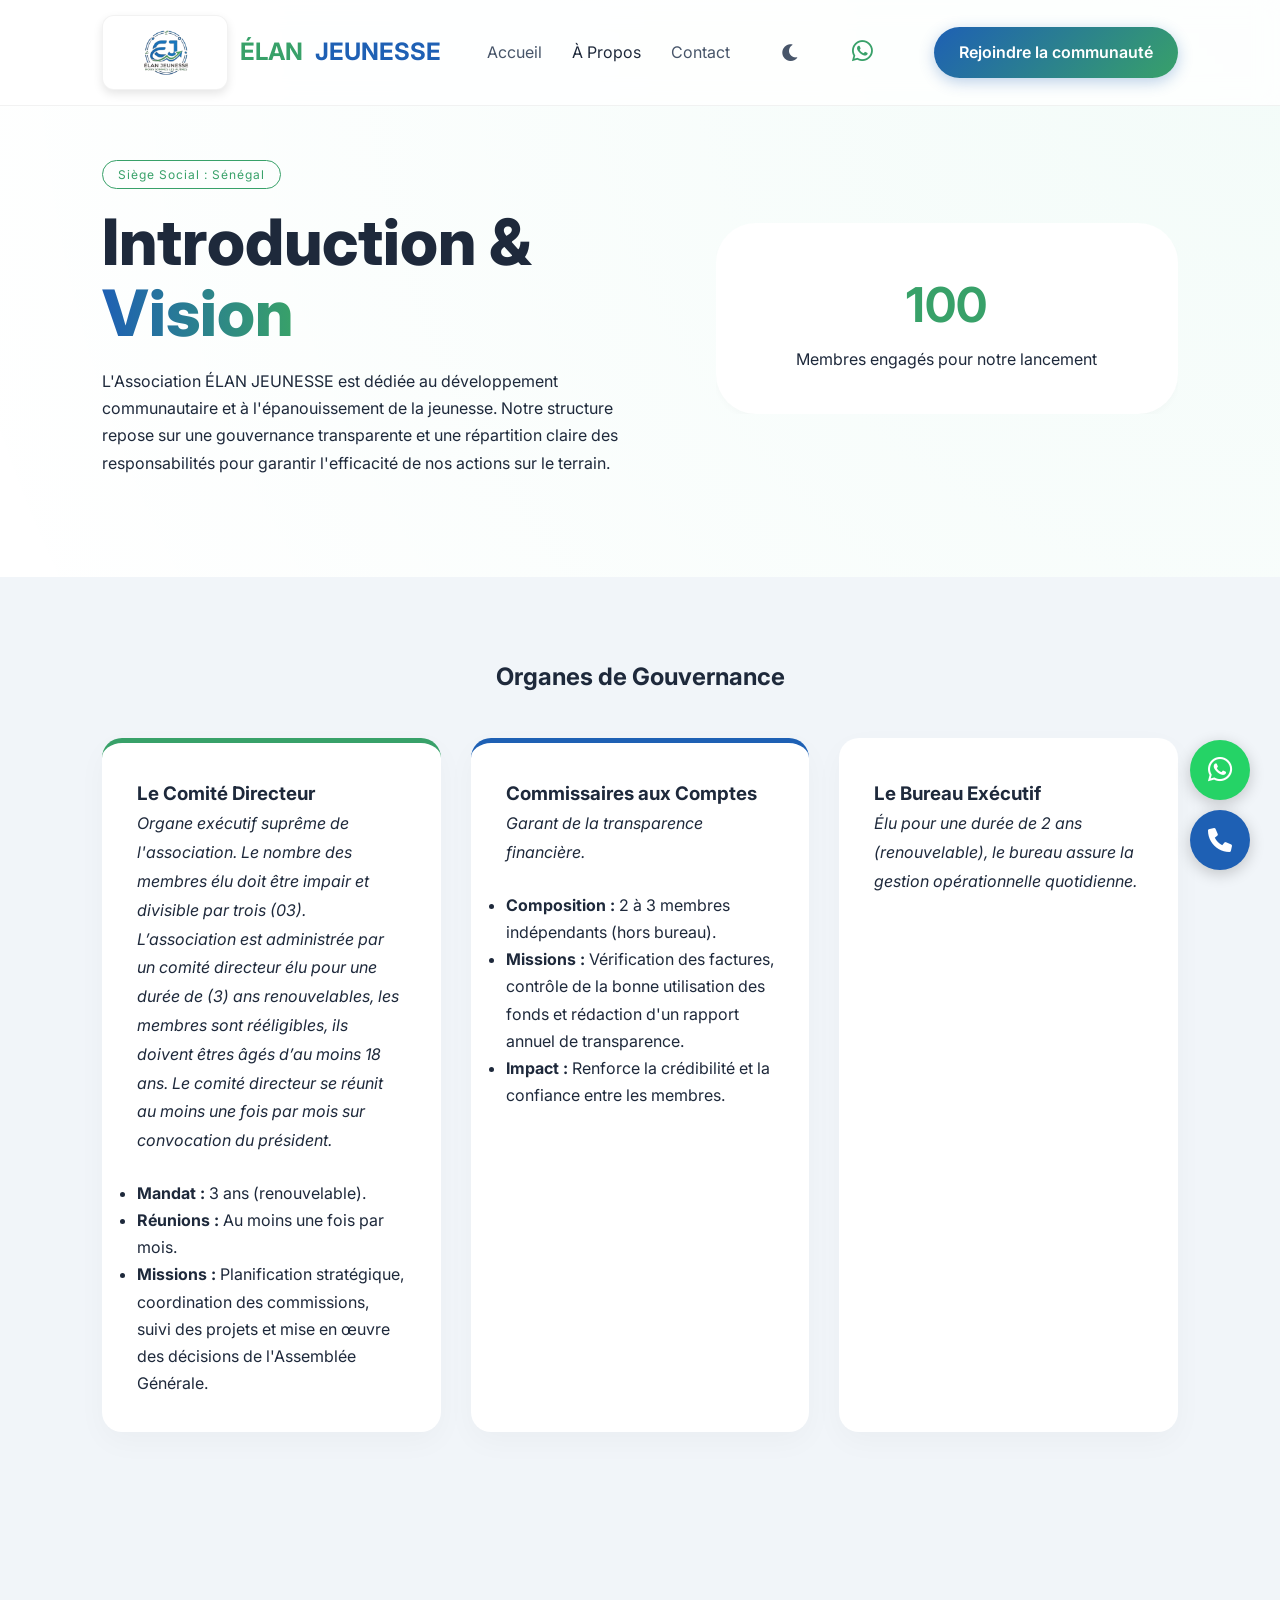
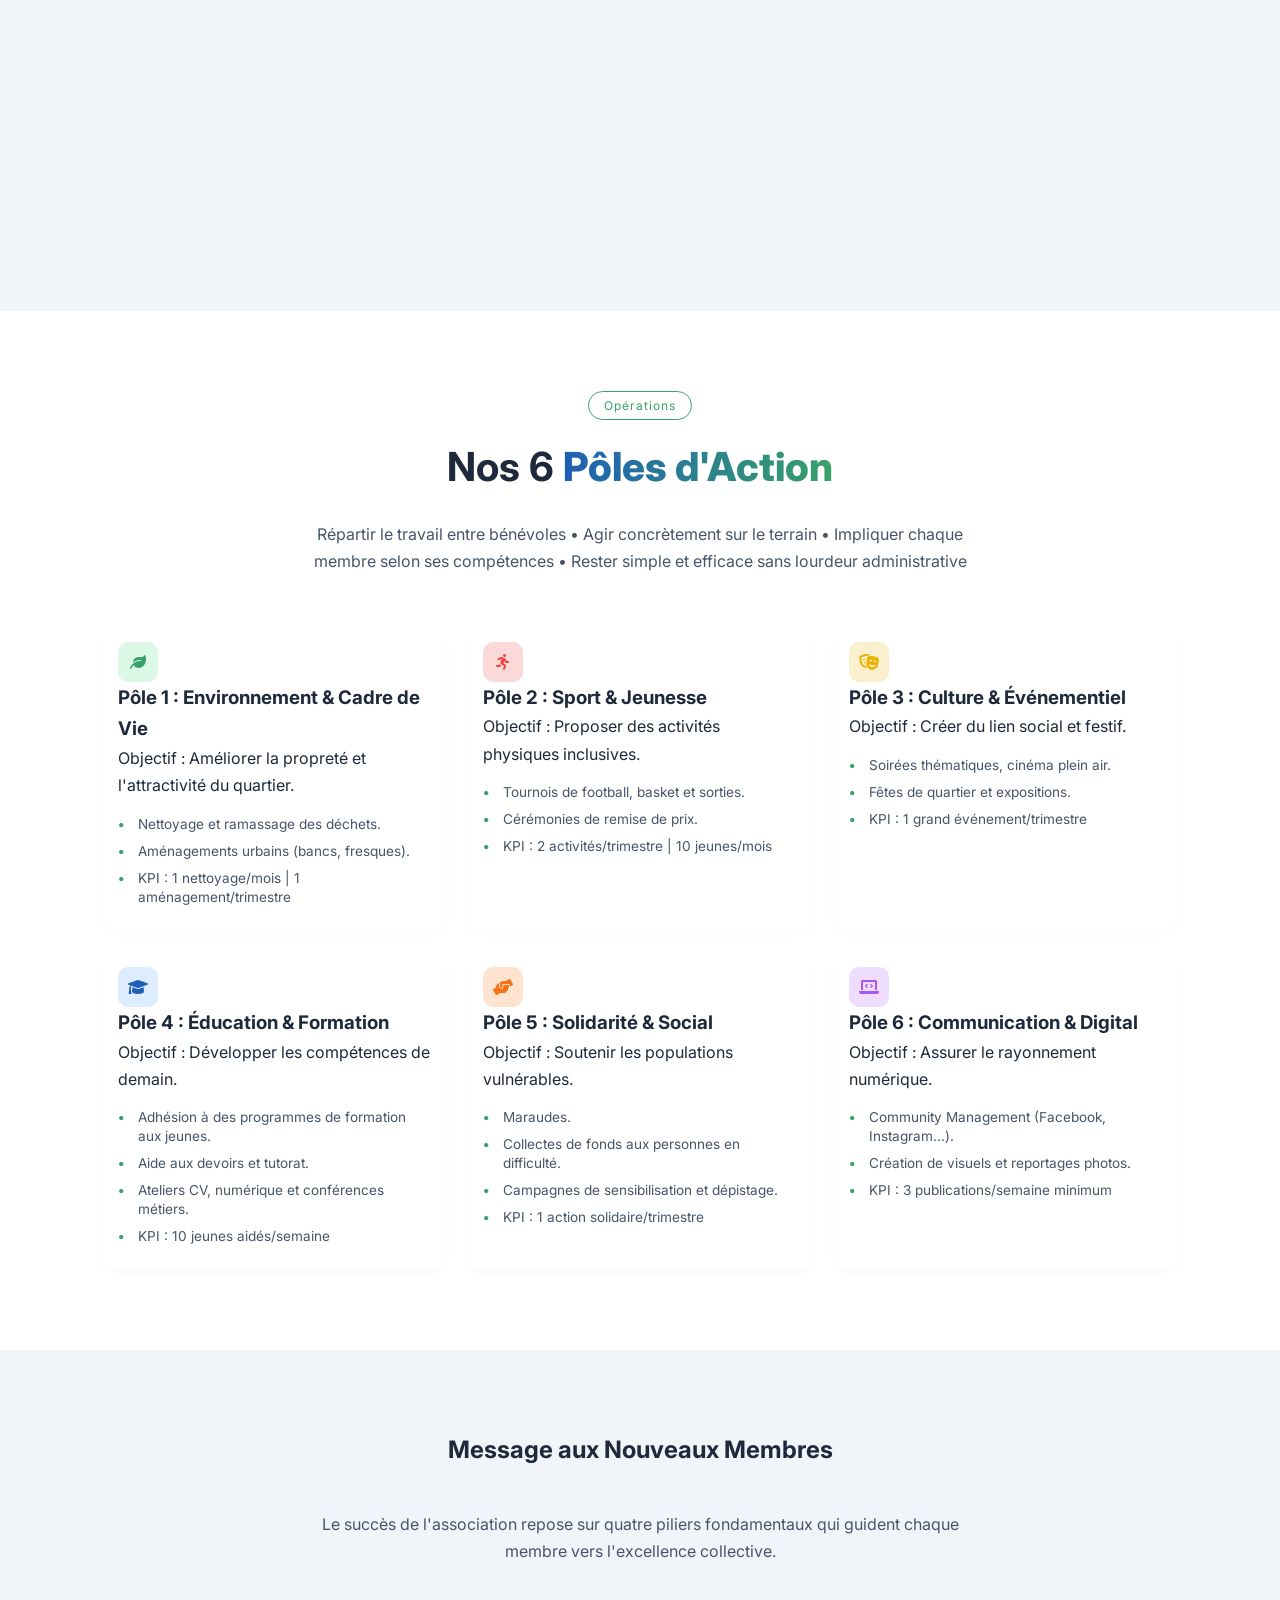
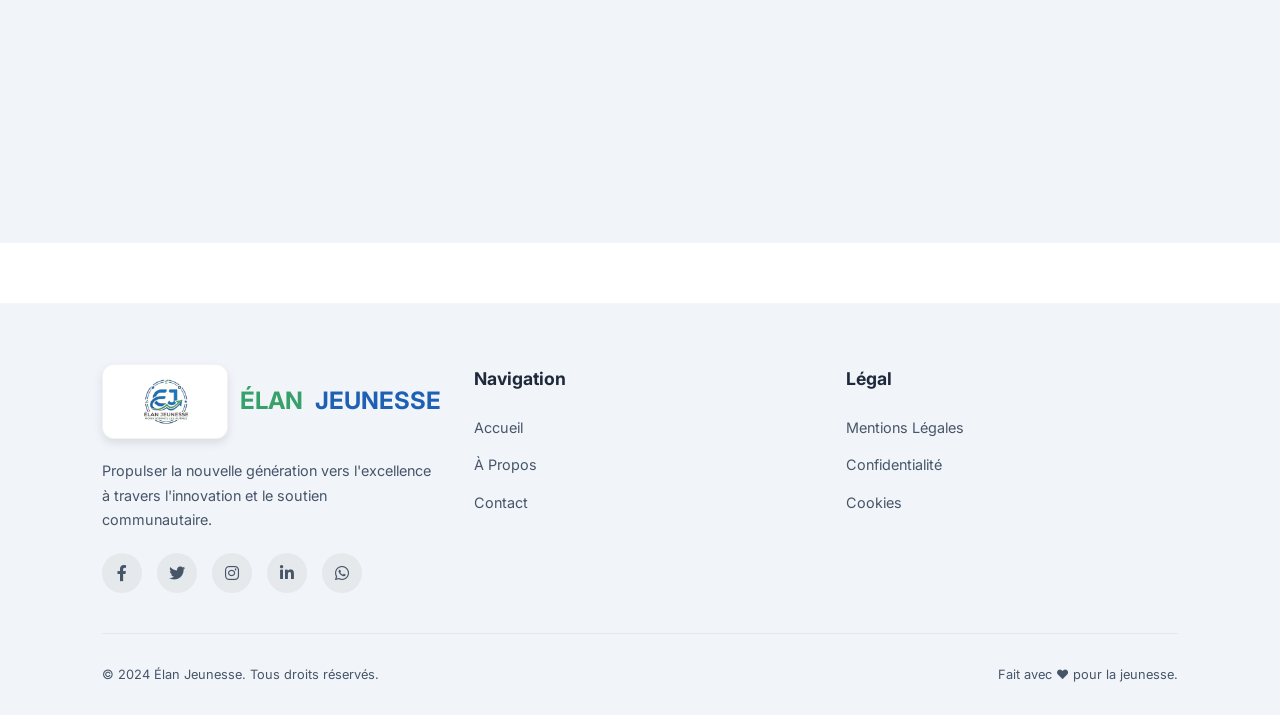
<file: about.html>
<!DOCTYPE html>
<html lang="fr">
<head>
    <meta charset="UTF-8">
    <meta name="viewport" content="width=device-width, initial-scale=1.0">
    <title>À Propos - Élan Jeunesse</title>
    <link rel="icon" type="image/png" href="logo.png">
    <link rel="stylesheet" href="style.css">
    <link rel="stylesheet" href="https://cdnjs.cloudflare.com/ajax/libs/font-awesome/6.0.0/css/all.min.css">
</head>
<body>
    <nav class="navbar">
        <div class="logo">
            <img src="logo.png" alt="Logo"> ÉLAN <span class="text-blue">JEUNESSE</span>
        </div>
        <ul class="nav-links">
            <li><a href="index.html">Accueil</a></li>
            <li><a href="about.html" class="active">À Propos</a></li>
            <li><a href="contact.html">Contact</a></li>
        </ul>
        <div class="menu-toggle">
            <span></span>
            <span></span>
            <span></span>
        </div>
        <button id="theme-toggle" class="theme-toggle"><i class="fas fa-moon"></i></button>
        <a href="https://chat.whatsapp.com/D0OXb4MVId1GcXRwm4uuvv" target="_blank" style="color: var(--primary-green); font-size: 1.5rem; margin-right: 15px;"><i class="fab fa-whatsapp"></i></a>
        <a href="https://chat.whatsapp.com/D0OXb4MVId1GcXRwm4uuvv" target="_blank" class="btn-signup">Rejoindre la communauté</a>
    </nav>

    <header class="hero">
        <div class="hero-content reveal">
            <span class="badge">Siège Social : Sénégal</span>
            <h1>Introduction & <br><span class="gradient-text">Vision</span></h1>
            <p>L'Association ÉLAN JEUNESSE est dédiée au développement communautaire et à l'épanouissement de la jeunesse. Notre structure repose sur une gouvernance transparente et une répartition claire des responsabilités pour garantir l'efficacité de nos actions sur le terrain.</p>
        </div>
        <div class="hero-image">
            <div class="domain-card reveal" style="padding: 40px; text-align: center; border-radius: 40px;">
                <div class="impact-number">100</div>
                <p>Membres engagés pour notre lancement</p>
            </div>
        </div>
    </header>

    <!-- Organes de Gouvernance -->
    <section style="padding: 80px 8%; background: var(--section-bg);">
        <h2 style="margin-bottom: 40px; text-align: center;">Organes de Gouvernance</h2>
        <div class="testimonials-grid">
            <div class="testimonial-card green reveal">
                <h3>Le Comité Directeur</h3>
                <p>Organe exécutif suprême de l'association. Le nombre des membres élu doit être impair et divisible par trois (03). L’association est administrée par un comité directeur élu pour une durée de (3) ans renouvelables, les membres sont rééligibles, ils doivent êtres âgés d’au moins 18 ans. Le comité directeur se réunit au moins une fois par mois sur convocation du président.</p>
                <ul>
                    <li><strong>Mandat :</strong> 3 ans (renouvelable).</li>
                    <li><strong>Réunions :</strong> Au moins une fois par mois.</li>
                    <li><strong>Missions :</strong> Planification stratégique, coordination des commissions, suivi des projets et mise en œuvre des décisions de l'Assemblée Générale.</li>
                </ul>
            </div>
            <div class="testimonial-card blue reveal">
                <h3>Commissaires aux Comptes</h3>
                <p>Garant de la transparence financière.</p>
                <ul>
                    <li><strong>Composition :</strong> 2 à 3 membres indépendants (hors bureau).</li>
                    <li><strong>Missions :</strong> Vérification des factures, contrôle de la bonne utilisation des fonds et rédaction d'un rapport annuel de transparence.</li>
                    <li><strong>Impact :</strong> Renforce la crédibilité et la confiance entre les membres.</li>
                </ul>
            </div>
            <div class="testimonial-card orange reveal">
                <h3>Le Bureau Exécutif</h3>
                <p>Élu pour une durée de 2 ans (renouvelable), le bureau assure la gestion opérationnelle quotidienne.</p>
            </div>
        </div>
        
        <div class="responsive-table reveal">
            <table class="governance-table">
                <thead>
                    <tr>
                        <th>Poste</th>
                        <th>Missions Détaillées</th>
                        <th>Profil & Qualités</th>
                    </tr>
                </thead>
                <tbody>
                    <tr>
                        <td>Président</td>
                        <td>Représentation officielle, direction des réunions, supervision générale, validation finale des dépenses.</td>
                        <td>Leadership, Écoute, Disponibilité.</td>
                    </tr>
                    <tr>
                        <td>Vice-Président</td>
                        <td>Appui direct au président, remplacement en cas d'absence, gestion de missions spécifiques.</td>
                        <td>Loyauté, Réactivité.</td>
                    </tr>
                    <tr>
                        <td>Secrétaire Général</td>
                        <td>Gestion administrative, rédaction des PV de réunion, archivage, communication interne.</td>
                        <td>Organisation, Rigueur.</td>
                    </tr>
                    <tr>
                        <td>Secrétaire Adjoint</td>
                        <td>Assistance administrative au SG, remplacement et soutien sur les tâches documentaires.</td>
                        <td>Disponibilité, Soutien.</td>
                    </tr>
                    <tr>
                        <td>Trésorier</td>
                        <td>Gestion des flux financiers, préparation du budget annuel, tenue des registres comptables.</td>
                        <td>Honnêteté, Rigueur mathématique.</td>
                    </tr>
                    <tr>
                        <td>Trésorier Adjoint</td>
                        <td>Suivi des dépenses quotidiennes, archivage des justificatifs (reçus, factures).</td>
                        <td>Fiabilité, Discrétion.</td>
                    </tr>
                    <tr>
                        <td>Resp. digital & Relations Publiques</td>
                        <td>Gestion de l'image de l'association, site web, réseaux sociaux, relations avec les partenaires et presse.</td>
                        <td>Créativité, Sens relationnel.</td>
                    </tr>
                </tbody>
            </table>
        </div>
    </section>

    <!-- Pôles d'Action -->
    <section style="padding: 80px 8%; background: var(--bg-color);">
        <div class="section-header">
            <span class="badge">Opérations</span>
            <h2>Nos 6 <span class="gradient-text">Pôles d'Action</span></h2>
            <p style="max-width: 700px; margin: 20px auto; color: var(--text-muted);">
                Répartir le travail entre bénévoles • Agir concrètement sur le terrain • Impliquer chaque membre selon ses compétences • Rester simple et efficace sans lourdeur administrative
            </p>
        </div>
        <div class="domains-sidebar" style="width: 100%; display: grid; grid-template-columns: repeat(auto-fit, minmax(min(100%, 280px), 1fr)); gap: 20px; background: transparent;">
            <div class="domain-card reveal">
                <div class="icon green"><i class="fas fa-leaf"></i></div>
                <div>
                    <h3>Pôle 1 : Environnement & Cadre de Vie</h3>
                    <p>Objectif : Améliorer la propreté et l'attractivité du quartier.</p>
                    <ul>
                        <li>Nettoyage et ramassage des déchets.</li>
                        <li>Aménagements urbains (bancs, fresques).</li>
                        <li>KPI : 1 nettoyage/mois | 1 aménagement/trimestre</li>
                    </ul>
                </div>
            </div>
            <div class="domain-card reveal">
                <div class="icon red"><i class="fas fa-running"></i></div>
                <div>
                    <h3>Pôle 2 : Sport & Jeunesse</h3>
                    <p>Objectif : Proposer des activités physiques inclusives.</p>
                    <ul>
                        <li>Tournois de football, basket et sorties.</li>
                        <li>Cérémonies de remise de prix.</li>
                        <li>KPI : 2 activités/trimestre | 10 jeunes/mois</li>
                    </ul>
                </div>
            </div>
            <div class="domain-card reveal">
                <div class="icon yellow"><i class="fas fa-theater-masks"></i></div>
                <div>
                    <h3>Pôle 3 : Culture & Événementiel</h3>
                    <p>Objectif : Créer du lien social et festif.</p>
                    <ul>
                        <li>Soirées thématiques, cinéma plein air.</li>
                        <li>Fêtes de quartier et expositions.</li>
                        <li>KPI : 1 grand événement/trimestre</li>
                    </ul>
                </div>
            </div>
            <div class="domain-card reveal">
                <div class="icon blue"><i class="fas fa-graduation-cap"></i></div>
                <div>
                    <h3>Pôle 4 : Éducation & Formation</h3>
                    <p>Objectif : Développer les compétences de demain.</p>
                    <ul>
                        <li>Adhésion à des programmes de formation aux jeunes.</li>
                        <li>Aide aux devoirs et tutorat.</li>
                        <li>Ateliers CV, numérique et conférences métiers.</li>
                        <li>KPI : 10 jeunes aidés/semaine</li>
                    </ul>
                </div>
            </div>
            <div class="domain-card reveal">
                <div class="icon orange"><i class="fas fa-hands-helping"></i></div>
                <div>
                    <h3>Pôle 5 : Solidarité & Social</h3>
                    <p>Objectif : Soutenir les populations vulnérables.</p>
                    <ul>
                        <li>Maraudes.</li>
                        <li>Collectes de fonds aux personnes en difficulté.</li>
                        <li>Campagnes de sensibilisation et dépistage.</li>
                        <li>KPI : 1 action solidaire/trimestre</li>
                    </ul>
                </div>
            </div>
            <div class="domain-card reveal">
                <div class="icon purple"><i class="fas fa-laptop-code"></i></div>
                <div>
                    <h3>Pôle 6 : Communication & Digital</h3>
                    <p>Objectif : Assurer le rayonnement numérique.</p>
                    <ul>
                        <li>Community Management (Facebook, Instagram...).</li>
                        <li>Création de visuels et reportages photos.</li>
                        <li>KPI : 3 publications/semaine minimum</li>
                    </ul>
                </div>
            </div>
        </div>
    </section>

    <!-- Message aux Nouveaux Membres -->
    <section style="padding: 80px 8%; background: var(--section-bg);">
        <h2 style="margin-bottom: 40px; text-align: center;">Message aux Nouveaux Membres</h2>
        <p style="text-align: center; max-width: 700px; margin: 0 auto 40px; color: var(--text-muted);">Le succès de l'association repose sur quatre piliers fondamentaux qui guident chaque membre vers l'excellence collective.</p>
        
        <div class="pillars-grid">
            <div class="pillar-item reveal" style="display: flex; flex-direction: column; align-items: center; gap: 15px; padding: 30px;">
                <i class="fas fa-user-check" style="font-size: 2rem; color: var(--primary-green);"></i>
                <span style="text-align: center;">Participation active aux activités</span>
            </div>
            <div class="pillar-item reveal" style="display: flex; flex-direction: column; align-items: center; gap: 15px; padding: 30px;">
                <i class="fas fa-file-shield" style="font-size: 2rem; color: var(--primary-blue);"></i>
                <span style="text-align: center;">Respect strict des statuts</span>
            </div>
            <div class="pillar-item reveal" style="display: flex; flex-direction: column; align-items: center; gap: 15px; padding: 30px;">
                <i class="fas fa-handshake-angle" style="font-size: 2rem; color: #f97316;"></i>
                <span style="text-align: center;">Collaboration franche avec le bureau</span>
            </div>
            <div class="pillar-item reveal" style="display: flex; flex-direction: column; align-items: center; gap: 15px; padding: 30px;">
                <i class="fas fa-lightbulb" style="font-size: 2rem; color: #eab308;"></i>
                <span style="text-align: center;">Force de proposition constante</span>
            </div>
        </div>
    </section>

    <!-- Footer -->
    <footer class="footer">
        <div class="footer-content">
            <div class="footer-section">
                <div class="logo" style="margin-bottom: 20px;">
                    <img src="logo.png" alt="Logo"> ÉLAN <span class="text-blue">JEUNESSE</span>
                </div>
                <p>Propulser la nouvelle génération vers l'excellence à travers l'innovation et le soutien communautaire.</p>
                <div class="social-links">
                    <a href="#"><i class="fab fa-facebook-f"></i></a>
                    <a href="#"><i class="fab fa-twitter"></i></a>
                    <a href="#"><i class="fab fa-instagram"></i></a>
                    <a href="#"><i class="fab fa-linkedin-in"></i></a>
                    <a href="https://chat.whatsapp.com/D0OXb4MVId1GcXRwm4uuvv" target="_blank"><i class="fab fa-whatsapp"></i></a>
                </div>
            </div>
            <div class="footer-section">
                <h4>Navigation</h4>
                <ul class="footer-links">
                    <li><a href="index.html">Accueil</a></li>
                    <li><a href="about.html">À Propos</a></li>
                    <li><a href="contact.html">Contact</a></li>
                </ul>
            </div>
            <div class="footer-section">
                <h4>Légal</h4>
                <ul class="footer-links">
                    <li><a href="#">Mentions Légales</a></li>
                    <li><a href="#">Confidentialité</a></li>
                    <li><a href="#">Cookies</a></li>
                </ul>
            </div>
        </div>
        <div class="footer-bottom">
            <p>&copy; 2024 Élan Jeunesse. Tous droits réservés.</p>
            <p>Fait avec ❤️ pour la jeunesse.</p>
        </div>
    </footer>

    <a href="https://wa.me/221765076372" class="floating-whatsapp" target="_blank" title="Nous contacter sur WhatsApp"><i class="fab fa-whatsapp"></i></a>
    <a href="tel:+221765076372" class="floating-phone" title="Nous appeler"><i class="fas fa-phone"></i></a>

    <script src="script.js"></script>
</body>
</html>
</file>
<file: style.css>
@import url('https://fonts.googleapis.com/css2?family=Inter:wght@300;400;600;700&display=swap');

:root {
    --primary-blue: #1E60B4;
    --accent-green: #38A169;
    --bg-color: #ffffff;
    --card-bg: #ffffff;
    --primary-green: var(--accent-green);
    --text-main: #1e293b;
    --text-muted: #475569;
    --accent-blue: var(--primary-blue);
    --section-bg: #f1f5f9;
    --nav-bg: rgba(255, 255, 255, 0.8);
    --border-color: rgba(0, 0, 0, 0.05);
    --secondary-bg: #f8fafc;
    --secondary-border: #e2e8f0;
}

body.dark-mode {
    --bg-color: #0A1118;
    --card-bg: #152232;
    --text-main: #f8fafc;
    --text-muted: #94a3b8;
    --section-bg: #0F1724;
    --nav-bg: rgba(10, 17, 24, 0.8);
    --border-color: rgba(255, 255, 255, 0.1);
    --secondary-bg: rgba(255, 255, 255, 0.05);
    --secondary-border: rgba(255, 255, 255, 0.1);
}

* {
    margin: 0;
    padding: 0;
    box-sizing: border-box;
    font-family: 'Inter', sans-serif;
}

html, body {
    overflow-x: hidden;
    width: 100%;
    position: relative;
}

body {
    background-color: var(--bg-color);
    color: var(--text-main);
    line-height: 1.7;
    transition: background-color 0.4s cubic-bezier(0.4, 0, 0.2, 1), color 0.4s cubic-bezier(0.4, 0, 0.2, 1);
}

/* Texte dégradé comme la flèche du logo */
.gradient-text {
    background: linear-gradient(90deg, var(--primary-blue), var(--accent-green));
    -webkit-background-clip: text;
    -webkit-text-fill-color: transparent;
    font-weight: 800;
}

/* Couleur bleue du logo */
.text-blue { color: var(--primary-blue); }

/* Navbar */
.navbar {
    display: flex;
    justify-content: space-between;
    align-items: center;
    padding: 15px 8%;
    background: var(--nav-bg);
    backdrop-filter: blur(12px);
    border-bottom: 1px solid var(--border-color);
    position: fixed;
    width: 100%;
    left: 0;
    top: 0;
    z-index: 1000;
}

.logo {
    display: flex;
    align-items: center;
    gap: 12px;
    font-weight: bold;
    font-size: 1.5rem;
    color: var(--primary-green);
}

.logo img {
    height: 75px; /* Augmentation de la taille */
    width: auto;  /* Largeur automatique pour respecter le ratio rectangulaire */
    object-fit: contain;
    background: #ffffff; /* Fond blanc constant pour la lisibilité du logo */
    border-radius: 12px; /* Arrondi plus moderne pour un logo rectangulaire */
    padding: 6px;
    border: 1px solid var(--border-color);
    box-shadow: 0 4px 10px rgba(0, 0, 0, 0.1);
    transition: transform 0.3s ease, box-shadow 0.3s ease;
}

.logo:hover img {
    transform: scale(1.05); /* Animation plus subtile pour un grand logo */
    box-shadow: 0 6px 15px rgba(16, 185, 129, 0.3);
}

.btn-signup, .btn-primary {
    background: linear-gradient(135deg, var(--primary-blue), var(--accent-green));
    color: #fff;
    padding: 12px 25px;
    border-radius: 50px;
    text-decoration: none;
    font-weight: 600;
    transition: 0.3s;
    box-shadow: 0 4px 15px rgba(30, 96, 180, 0.3);
    border: none;
}

.btn-signup:hover, .btn-primary:hover {
    transform: translateY(-3px);
    box-shadow: 0 6px 20px rgba(56, 161, 105, 0.4);
}

.nav-links {
    display: flex;
    list-style: none;
    gap: 30px;
}

.nav-links a {
    text-decoration: none;
    color: var(--text-muted);
    transition: 0.3s;
}

.nav-links a.active, .nav-links a:hover {
    color: var(--text-main);
}

.auth-buttons {
    display: flex;
    align-items: center;
    gap: 15px; /* Gère l'espace entre les boutons proprement */
    flex-wrap: nowrap;
}

.theme-toggle {
    background: none;
    border: none;
    color: var(--text-muted);
    font-size: 1.2rem;
    cursor: pointer;
    padding: 5px;
    margin-right: 0; /* On utilise gap maintenant */
    transition: 0.3s;
    display: flex;
    align-items: center;
}

.theme-toggle:hover {
    color: var(--primary-green);
}

/* Bouton téléphone flottant */
.floating-phone {
    position: fixed;
    bottom: 30px;
    right: 30px;
    background: var(--primary-blue);
    width: 60px;
    height: 60px;
    border-radius: 50%;
    display: flex;
    justify-content: center;
    align-items: center;
    font-size: 24px;
    color: white;
    box-shadow: 0 4px 15px rgba(0, 0, 0, 0.2);
    z-index: 1000;
    transition: all 0.3s ease;
    text-decoration: none;
    animation: float-simple 3s ease-in-out infinite;
}

.floating-phone:hover {
    transform: scale(1.1);
    background: var(--accent-green);
    box-shadow: 0 6px 20px rgba(0, 0, 0, 0.3);
}

/* Bouton WhatsApp flottant */
.floating-whatsapp {
    position: fixed;
    bottom: 100px; /* Positionné au-dessus du bouton téléphone */
    right: 30px;
    background: #25D366;
    width: 60px;
    height: 60px;
    border-radius: 50%;
    display: flex;
    justify-content: center;
    align-items: center;
    font-size: 28px;
    color: white;
    box-shadow: 0 4px 15px rgba(0, 0, 0, 0.2);
    z-index: 1000;
    transition: all 0.3s ease;
    text-decoration: none;
    animation: float-simple 3s ease-in-out infinite;
    animation-delay: 0.5s;
}

.floating-whatsapp:hover {
    transform: scale(1.1);
    background: #128C7E;
    box-shadow: 0 6px 20px rgba(0, 0, 0, 0.3);
}

.floating-arrow {
    position: absolute;
    bottom: 30px;
    right: 30px;
    background: var(--accent-green);
    width: 60px;
    height: 60px;
    border-radius: 50%;
    display: flex;
    justify-content: center;
    align-items: center;
    font-size: 24px;
    animation: float 3s ease-in-out infinite;
    z-index: 10;
}

@keyframes float-simple {
    0%, 100% { transform: translateY(0); }
    50% { transform: translateY(-10px); }
}

@keyframes float {
    0%, 100% { transform: translateY(0) rotate(45deg); }
    50% { transform: translateY(-20px) rotate(45deg); }
}

/* Hero Section */
.hero {
    display: grid;
    grid-template-columns: 1.2fr 1fr;
    gap: 60px;
    padding: 160px 8% 100px;
    align-items: center;
    width: 100%;
    background: radial-gradient(circle at top right, rgba(16, 185, 129, 0.05), transparent);
}

.hero-image {
    width: 100%;
    min-width: 0;
    overflow: hidden;
}

.badge {
    border: 1px solid var(--accent-green);
    color: var(--accent-green);
    padding: 6px 15px;
    border-radius: 20px;
    font-size: 0.75rem;
    letter-spacing: 1px;
}

h1 {
    font-size: clamp(2.5rem, 8vw, 4rem);
    font-weight: 800;
    margin: 20px 0;
    line-height: 1.1;
    color: var(--text-main); /* Correction de la visibilité du titre */
}

.text-green { color: var(--primary-green); }

.hero-btns {
    display: flex;
    gap: 12px;
    margin: 30px 0;
    flex-wrap: wrap;
}

.btn-secondary {
    background: var(--secondary-bg);
    border: 1px solid var(--secondary-border);
    color: var(--text-main);
    padding: 15px 30px;
    border-radius: 12px;
    text-decoration: none;
    font-weight: 600;
    transition: 0.3s;
}

/* Images & Video */
.hero-image .image-container { /* Cible le conteneur de la vidéo */
    position: relative;
    width: 100%;
    aspect-ratio: 4/5;
    overflow: hidden;
    border-radius: 40px;
    box-shadow: 0 30px 60px rgba(0,0,0,0.12);
    display: block;
}

/* List styles within cards */
.domain-card ul {
    list-style: none;
    padding-left: 0;
    margin-top: 15px;
}

.domain-card ul li {
    margin-bottom: 8px;
    color: var(--text-muted);
    font-size: 0.85rem;
    position: relative;
    padding-left: 20px;
    line-height: 1.4;
}

.domain-card ul li::before {
    content: '•';
    color: var(--primary-green);
    position: absolute;
    left: 0;
    font-weight: bold;
}

.slider-wrapper {
    position: absolute;
    top: 0;
    left: 0;
    display: flex;
    width: 1000%; /* 10 images = 1000% */
    height: 100%;
    animation: slideImages 50s infinite cubic-bezier(0.4, 0, 0.2, 1);
}

.slider-wrapper img {
    width: 10%; /* 1/10 de la largeur totale */
    height: 100%;
    object-fit: cover;
    filter: brightness(0.9);
}

@keyframes slideImages {
    0%, 8% { transform: translateX(0); }
    10%, 18% { transform: translateX(-10%); }
    20%, 28% { transform: translateX(-20%); }
    30%, 38% { transform: translateX(-30%); }
    40%, 48% { transform: translateX(-40%); }
    50%, 58% { transform: translateX(-50%); }
    60%, 68% { transform: translateX(-60%); }
    70%, 78% { transform: translateX(-70%); }
    80%, 88% { transform: translateX(-80%); }
    90%, 98% { transform: translateX(-90%); }
    100% { transform: translateX(0); }
}

.play-video { /* Cet élément est retiré du HTML, ces styles ne sont donc plus strictement nécessaires */
    display: none; /* Cache l'overlay du bouton de lecture car la vidéo est maintenant directement intégrée */
}

/* Sidebar Domains */
.domains-sidebar {
    background: var(--bg-color);
    padding: 0;
    box-shadow: none;
    border: none;
    margin-top: 40px;
    display: grid;
    grid-template-columns: repeat(auto-fit, minmax(130px, 1fr));
    gap: 15px;
    transition: background 0.3s ease;
}

body.dark-mode .logo img {
    background: #ffffff;
    border-color: rgba(255, 255, 255, 0.1);
    box-shadow: 0 0 15px rgba(16, 185, 129, 0.4); /* Lueur verte en mode sombre */
}

.domain-card {
    background: var(--card-bg);
    padding: 15px;
    border-radius: 16px;
    margin-top: 0;
    border: 1px solid var(--border-color);
    box-shadow: 0 4px 6px rgba(0,0,0,0.02);
}

.icon {
    width: 40px;
    height: 40px;
    border-radius: 10px;
    display: flex;
    align-items: center;
    justify-content: center;
}

.icon.green { background: rgba(74, 222, 128, 0.2); color: var(--primary-green); }
.icon.blue { background: rgba(88, 166, 255, 0.2); color: var(--accent-blue); }
.icon.orange { background: rgba(249, 115, 22, 0.2); color: #f97316; }
.icon.purple { background: rgba(168, 85, 247, 0.2); color: #a855f7; }
.icon.red { background: rgba(239, 68, 68, 0.2); color: #ef4444; }
.icon.yellow { background: rgba(234, 179, 8, 0.2); color: #eab308; }


/* État initial caché pour l'animation de scroll */
.reveal {
    opacity: 0;
    transform: translateY(30px);
    transition: all 0.8s cubic-bezier(0.2, 0.8, 0.2, 1); /* Courbe fluide */
}

/* État visible déclenché par le JS */
.reveal.visible {
    opacity: 1;
    transform: translateY(0);
}

/* Effet de transition sur les cartes pour l'inclinaison */
.domain-card {
    transition: transform 0.1s ease-out, background 0.3s ease;
    cursor: pointer;
    border: 1px solid transparent;
}

.domain-card:hover {
    border-color: var(--primary-green);
    transform: translateY(-5px);
    box-shadow: 0 12px 24px rgba(0,0,0,0.05);
}

/* Style spécifique pour le chiffre qui s'anime */
.impact-number {
    font-size: 3rem;
    font-weight: bold;
    color: var(--primary-green);
}

/* New Members Pillars */
.pillars-grid {
    display: grid;
    grid-template-columns: repeat(auto-fit, minmax(200px, 1fr));
    gap: 20px;
    margin-top: 30px;
}

.pillar-item {
    background: var(--secondary-bg);
    padding: 20px;
    border-radius: 15px;
    border: 1px solid var(--secondary-border);
    text-align: center;
    font-weight: 600;
    font-size: 0.9rem;
    color: var(--text-main);
}

.btn-primary:active {
    transform: scale(0.95);
    transition: 0.1s;
}

.btn-secondary:active {
    transform: scale(0.95);
    transition: 0.1s;
}

/* Styles additionnels pour les nouvelles pages */
.contact-form {
    background: var(--card-bg);
    padding: 30px;
    border-radius: 20px;
    display: flex;
    flex-direction: column;
    gap: 20px;
    border: 1px solid rgba(255, 255, 255, 0.05);
}

.form-group {
    display: flex;
    flex-direction: column;
    gap: 8px;
}

.form-group label {
    color: var(--text-muted);
    font-size: 0.9rem;
}

.form-group input, .form-group textarea {
    background: var(--card-bg);
    border: 1px solid var(--border-color);
    padding: 12px 15px;
    border-radius: 10px;
    color: var(--text-main);
    outline: none;
    transition: 0.3s;
}

.form-group input:focus, .form-group textarea:focus {
    border-color: var(--primary-green);
    box-shadow: 0 0 0 3px rgba(16, 185, 129, 0.1);
}

/* Footer Styles */
.footer {
    background: var(--section-bg);
    padding: 60px 8% 30px;
    margin-top: 60px;
    border-top: 1px solid rgba(255, 255, 255, 0.05);
}

/* Partenaires Section */
.partners-grid {
    display: grid;
    grid-template-columns: repeat(auto-fit, minmax(200px, 1fr));
    gap: 30px;
    margin-top: 40px;
    align-items: center;
}

.partner-card {
    background: #ffffff;
    padding: 25px;
    border-radius: 20px;
    display: flex;
    justify-content: center;
    align-items: center;
    height: 120px;
    border: 1px solid var(--border-color);
    transition: 0.3s;
}

.partner-card:hover {
    transform: translateY(-5px);
    box-shadow: 0 15px 30px rgba(0,0,0,0.1);
}

.partner-card img {
    max-width: 100%;
    max-height: 100%;
    object-fit: contain;
    filter: grayscale(100%);
    opacity: 0.7;
    transition: 0.3s;
}

.partner-card:hover img {
    filter: grayscale(0%);
    opacity: 1;
}

/* Style pour le QR Code */
.qr-container {
    margin-top: 30px;
    text-align: center;
}

.qr-box {
    background: #ffffff;
    padding: 12px;
    border-radius: 16px;
    display: inline-block;
    box-shadow: 0 10px 25px rgba(0,0,0,0.1);
    transition: transform 0.3s ease;
}

.qr-box:hover {
    transform: scale(1.05);
}

.qr-box img {
    display: block;
    width: 140px;
    height: 140px;
}

/* News Filters */
.news-filters {
    display: flex;
    justify-content: center;
    gap: 15px;
    margin-bottom: 40px;
    flex-wrap: wrap;
}

.filter-btn {
    padding: 10px 22px;
    border-radius: 30px;
    border: 1px solid var(--border-color);
    background: var(--card-bg);
    color: var(--text-main);
    cursor: pointer;
    font-weight: 600;
    transition: all 0.3s ease;
}

.filter-btn.active, .filter-btn:hover {
    background: var(--primary-green);
    color: white;
    border-color: var(--primary-green);
    box-shadow: 0 4px 12px rgba(16, 185, 129, 0.2);
}

/* Blog / News Grid Styles */
.news-grid {
    display: grid;
    grid-template-columns: repeat(auto-fit, minmax(min(100%, 300px), 1fr));
    gap: 30px;
    margin-top: 50px;
}

.news-card {
    background: var(--card-bg);
    border-radius: 24px;
    overflow: hidden;
    border: 1px solid var(--border-color);
    transition: transform 0.3s ease, box-shadow 0.3s ease;
    display: flex;
    flex-direction: column;
    min-width: 0; /* Empêche le débordement des éléments flex */
}

.news-card:hover {
    transform: translateY(-10px);
    box-shadow: 0 20px 40px rgba(0,0,0,0.05);
}

.news-image {
    width: 100%;
    height: 200px;
    overflow: hidden;
}

.news-image img {
    width: 100%;
    height: 100%;
    object-fit: cover;
    transition: transform 0.5s ease;
}

.news-card:hover .news-image img {
    transform: scale(1.1);
}

.news-body {
    padding: 25px;
    flex-grow: 1;
}

.news-meta {
    font-size: 0.85rem;
    color: var(--text-muted);
    margin-bottom: 10px;
    display: flex;
    justify-content: space-between;
}

.news-title {
    font-size: 1.25rem;
    font-weight: 700;
    margin-bottom: 12px;
    color: var(--text-main);
    line-height: 1.4;
    word-wrap: break-word;
    overflow-wrap: break-word;
}

.footer-content {
    display: grid;
    grid-template-columns: repeat(auto-fit, minmax(200px, 1fr));
    gap: 40px;
    margin-bottom: 40px;
}

.footer-section h4 {
    color: var(--text-main);
    margin-bottom: 20px;
    font-size: 1.1rem;
}

.footer-section p {
    color: var(--text-muted);
    font-size: 0.9rem;
    margin-bottom: 20px;
}

.footer-links {
    list-style: none;
}

.footer-links li {
    margin-bottom: 10px;
}

.footer-links a {
    color: var(--text-muted);
    text-decoration: none;
    transition: 0.3s;
    font-size: 0.9rem;
}

.footer-links a:hover {
    color: var(--primary-green);
}

.social-links {
    display: flex;
    gap: 15px;
}

.social-links a {
    width: 40px;
    height: 40px;
    border-radius: 50%;
    background: rgba(0, 0, 0, 0.05);
    display: flex;
    align-items: center;
    justify-content: center;
    color: var(--text-muted);
    text-decoration: none;
    transition: 0.3s;
}

.social-links a:hover {
    background: var(--accent-blue);
    color: white;
    transform: translateY(-3px);
}

/* Testimonials Section */
.testimonials {
    padding: 80px 8%;
    background-color: var(--bg-color);
}

.section-header {
    text-align: center;
    margin-bottom: 50px;
}

.section-header h2 {
    font-size: 2.5rem;
    margin-top: 15px;
}

.testimonials-grid {
    display: grid;
    grid-template-columns: repeat(auto-fit, minmax(min(100%, 300px), 1fr));
    gap: 30px;
}

.testimonial-card {
    background: var(--card-bg);
    padding: 35px;
    border-radius: 20px;
    position: relative;
    border-top: 5px solid transparent;
    box-shadow: 0 10px 30px rgba(0,0,0,0.03);
    transition: transform 0.3s ease;
}

.testimonial-card:hover {
    transform: translateY(-10px);
}

.testimonial-card.green { border-top-color: var(--primary-green); }
.testimonial-card.blue { border-top-color: var(--accent-blue); }

.quote-icon {
    font-size: 1.5rem;
    color: var(--text-muted);
    opacity: 0.3;
    margin-bottom: 20px;
}

.testimonial-card p {
    color: var(--text-main);
    font-style: italic;
    margin-bottom: 25px;
    line-height: 1.8;
}

.testimonial-user {
    display: flex;
    align-items: center;
    gap: 15px;
}

.testimonial-user img {
    width: 50px;
    height: 50px;
    border-radius: 50%;
    object-fit: cover;
}

.testimonial-user div { display: flex; flex-direction: column; }
.testimonial-user strong { color: var(--text-main); }
.testimonial-user span { color: var(--text-muted); font-size: 0.85rem; }

.footer-bottom {
    padding-top: 30px;
    border-top: 1px solid var(--border-color);
    display: flex;
    justify-content: space-between;
    align-items: center;
    color: var(--text-muted);
    font-size: 0.8rem;
    flex-wrap: wrap;
    gap: 10px;
}

/* Responsive Menu Burger */
.menu-toggle {
    display: none;
    flex-direction: column;
    gap: 6px;
    cursor: pointer;
    z-index: 1001;
}

.menu-toggle span {
    width: 30px;
    height: 2px;
    background-color: var(--text-main);
    transition: 0.3s;
}

@media (max-width: 768px) {
    .navbar {
        padding: 10px 15px;
        gap: 10px;
    }

    .logo img {
        height: 45px; /* Taille optimisée pour mobile */
    }

    .logo span {
        font-size: 1.1rem;
    }

    .menu-toggle {
        display: flex;
    }

    .auth-buttons {
        gap: 10px;
    }

    .news-filters {
        gap: 8px;
        justify-content: flex-start; /* Plus facile à défiler sur mobile */
        padding-bottom: 10px;
    }

    .theme-toggle, .whatsapp-nav-icon {
        font-size: 1.1rem;
        margin: 0;
    }

    .btn-signup {
        display: none !important; 
    }

    .nav-links {
        position: fixed;
        top: 0;
        right: -100%;
        width: 100%;
        height: 100vh;
        background: var(--nav-bg);
        backdrop-filter: blur(40px) saturate(180%);
        -webkit-backdrop-filter: blur(40px) saturate(180%);
        border-left: 1px solid var(--border-color);
        box-shadow: -10px 0 30px rgba(0, 0, 0, 0.1);
        flex-direction: column;
        justify-content: center;
        align-items: center;
        gap: 30px;
        transition: 0.4s cubic-bezier(0.4, 0, 0.2, 1);
    }

    .nav-links.active {
        right: 0;
    }

    .hero {
        grid-template-columns: 1fr;
        padding: 100px 20px 40px;
        gap: 30px;
        text-align: center;
        width: 100%;
    }

    .hero-btns {
        justify-content: center;
        gap: 10px;
    }

    .hero-image {
        order: -1; /* Met le slider en haut sur mobile */
    }

    .hero-image .image-container {
        aspect-ratio: 16/10;
        border-radius: 24px;
        width: 100%;
    }

    .domains-sidebar {
        grid-template-columns: repeat(2, 1fr);
        gap: 12px;
        margin-top: 30px;
    }

    .domain-card {
        padding: 10px;
    }

    .domain-card h4 {
        font-size: 0.8rem;
    }

    .news-grid, .testimonials-grid {
        grid-template-columns: 1fr;
        padding: 0;
    }

    .footer-content {
        grid-template-columns: 1fr;
        text-align: center;
    }

    .menu-toggle.open span:nth-child(1) {
        transform: rotate(45deg) translate(6px, 6px);
    }
    .menu-toggle.open span:nth-child(2) {
        opacity: 0;
    }
    .menu-toggle.open span:nth-child(3) {
        transform: rotate(-45deg) translate(5px, -6px);
    }

    .floating-phone {
        bottom: 20px;
        right: 20px;
        width: 50px;
        height: 50px;
        font-size: 20px;
    }

    .floating-whatsapp {
        bottom: 80px;
        right: 20px;
        width: 50px;
        height: 50px;
        font-size: 24px;
    }
}
</file>
